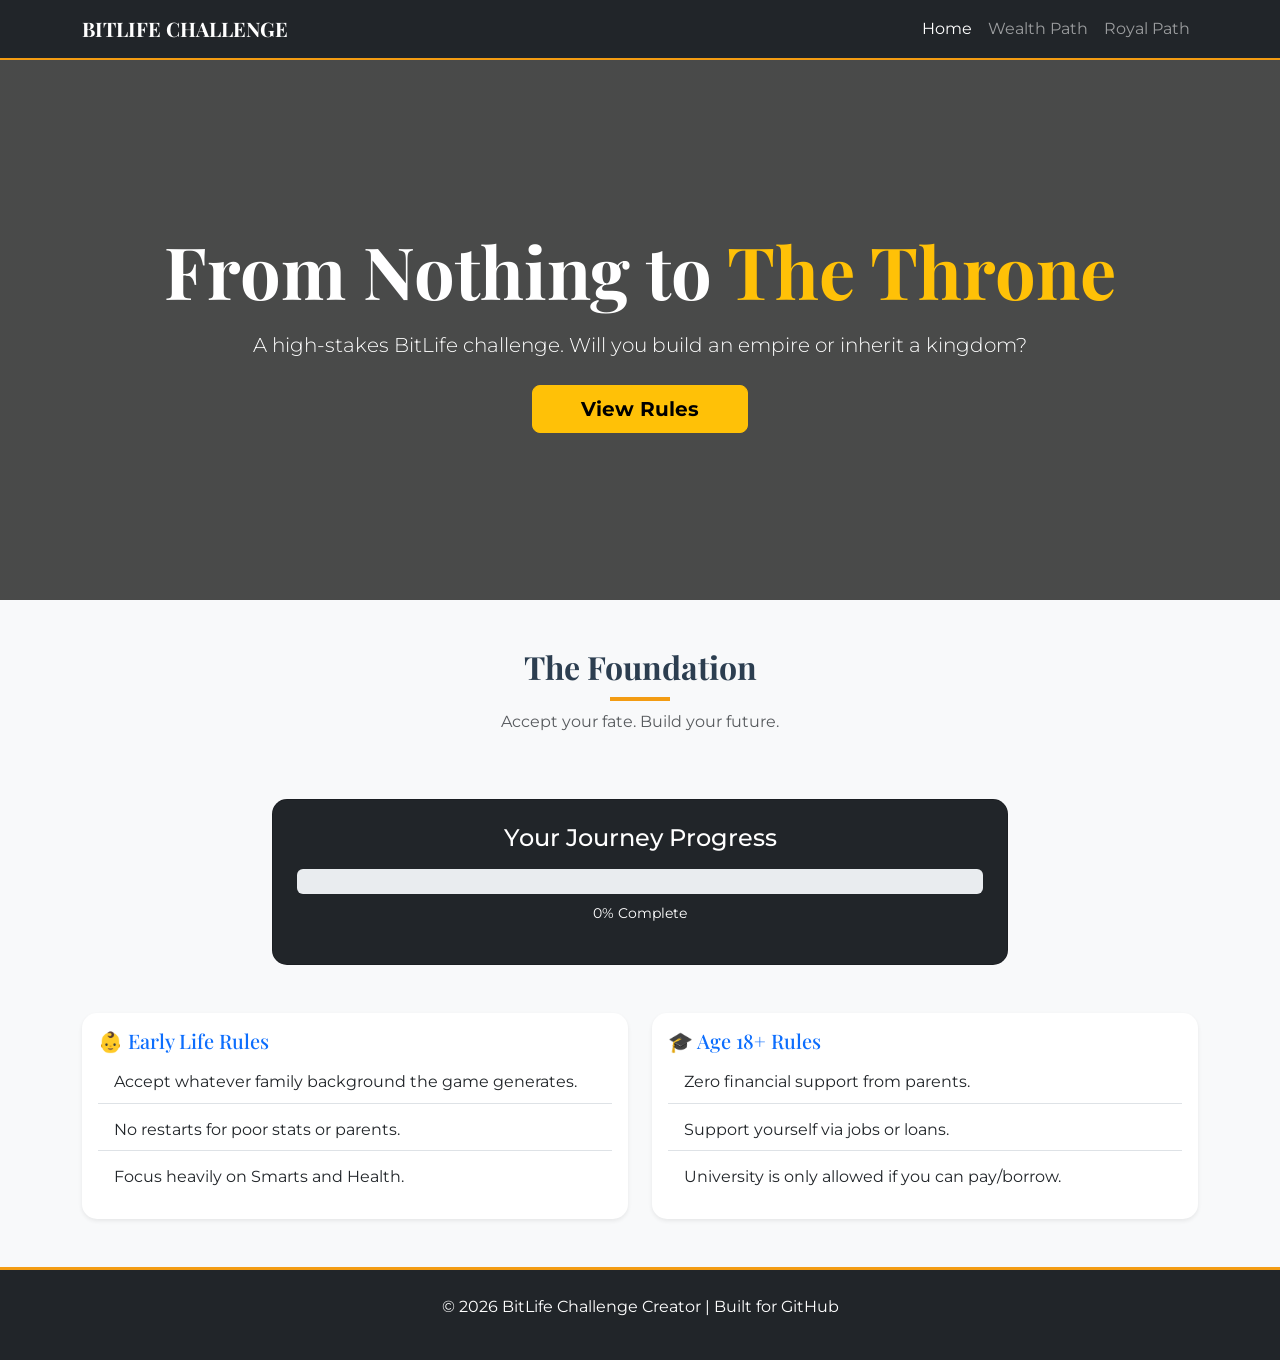
<file: index.html>
<!DOCTYPE html>
<html lang="en">
<head>
    <meta charset="UTF-8">
    <meta name="viewport" content="width=device-width, initial-scale=1.0">
    <title>BitLife Challenge | From Nothing to Throne</title>
    <link href="https://cdn.jsdelivr.net/npm/bootstrap@5.3.0/dist/css/bootstrap.min.css" rel="stylesheet">
    <link rel="stylesheet" href="style.css">
    <link href="https://fonts.googleapis.com/css2?family=Montserrat:wght@400;700&family=Playfair+Display:wght@700&display=swap" rel="stylesheet">
</head>
<body>

    <nav class="navbar navbar-expand-lg navbar-dark bg-dark sticky-top">
        <div class="container">
            <a class="navbar-brand fw-bold" href="index.html">BITLIFE CHALLENGE</a>
            <button class="navbar-toggler" type="button" data-bs-toggle="collapse" data-bs-target="#navbarNav">
                <span class="navbar-toggler-icon"></span>
            </button>
            <div class="collapse navbar-collapse" id="navbarNav">
                <ul class="navbar-nav ms-auto">
                    <li class="nav-item"><a class="nav-link active" href="index.html">Home</a></li>
                    <li class="nav-item"><a class="nav-link" href="wealth-path.html">Wealth Path</a></li>
                    <li class="nav-item"><a class="nav-link" href="royal-path.html">Royal Path</a></li>
                </ul>
            </div>
        </div>
    </nav>

    <header class="hero-section text-center text-white d-flex align-items-center">
        <div class="container">
            <h1 class="display-2 fw-bold mb-3">From Nothing to <span class="text-warning">The Throne</span></h1>
            <p class="lead mb-4">A high-stakes BitLife challenge. Will you build an empire or inherit a kingdom?</p>
            <a href="#rules" class="btn btn-warning btn-lg px-5 fw-bold">View Rules</a>
        </div>
    </header>

    <section id="rules" class="py-5 bg-light">
        <div class="container">
            <div class="row text-center mb-5">
                <div class="col">
                    <h2 class="section-title">The Foundation</h2>
                    <p class="text-muted">Accept your fate. Build your future.</p>
                </div>
            </div>
            <div class="row mb-5 justify-content-center">
                <div class="col-md-8">
                    <div class="card bg-dark text-white p-4">
                        <h4 class="text-center mb-3">Your Journey Progress</h4>
                        <div class="progress mb-2" style="height: 25px;">
                            <div id="challengeProgress" class="progress-bar progress-bar-striped progress-bar-animated bg-warning" role="progressbar" style="width: 0%"></div>
                        </div>
                        <p id="progressPercentage" class="text-center small">0% Complete</p>
                    </div>
                </div>
            </div>
            
            <div class="row g-4">
                <div class="col-md-6">
                    <div class="card h-100 shadow-sm border-0">
                        <div class="card-body">
                            <h3 class="h5 card-title text-primary">👶 Early Life Rules</h3>
                            <ul class="list-group list-group-flush">
                                <li class="list-group-item">Accept whatever family background the game generates.</li>
                                <li class="list-group-item">No restarts for poor stats or parents.</li>
                                <li class="list-group-item">Focus heavily on Smarts and Health.</li>
                            </ul>
                        </div>
                    </div>
                </div>
                <div class="col-md-6">
                    <div class="card h-100 shadow-sm border-0">
                        <div class="card-body">
                            <h3 class="h5 card-title text-primary">🎓 Age 18+ Rules</h3>
                            <ul class="list-group list-group-flush">
                                <li class="list-group-item">Zero financial support from parents.</li>
                                <li class="list-group-item">Support yourself via jobs or loans.</li>
                                <li class="list-group-item">University is only allowed if you can pay/borrow.</li>
                            </ul>
                        </div>
                    </div>
                </div>
            </div>
        </div>
    </section>

    <footer class="bg-dark text-white text-center py-4">
        <p>© 2026 BitLife Challenge Creator | Built for GitHub</p>
    </footer>

    <script src="https://cdn.jsdelivr.net/npm/bootstrap@5.3.0/dist/js/bootstrap.bundle.min.js"></script>
    <script src="rules.js"></script>
</body>
</html>
</file>
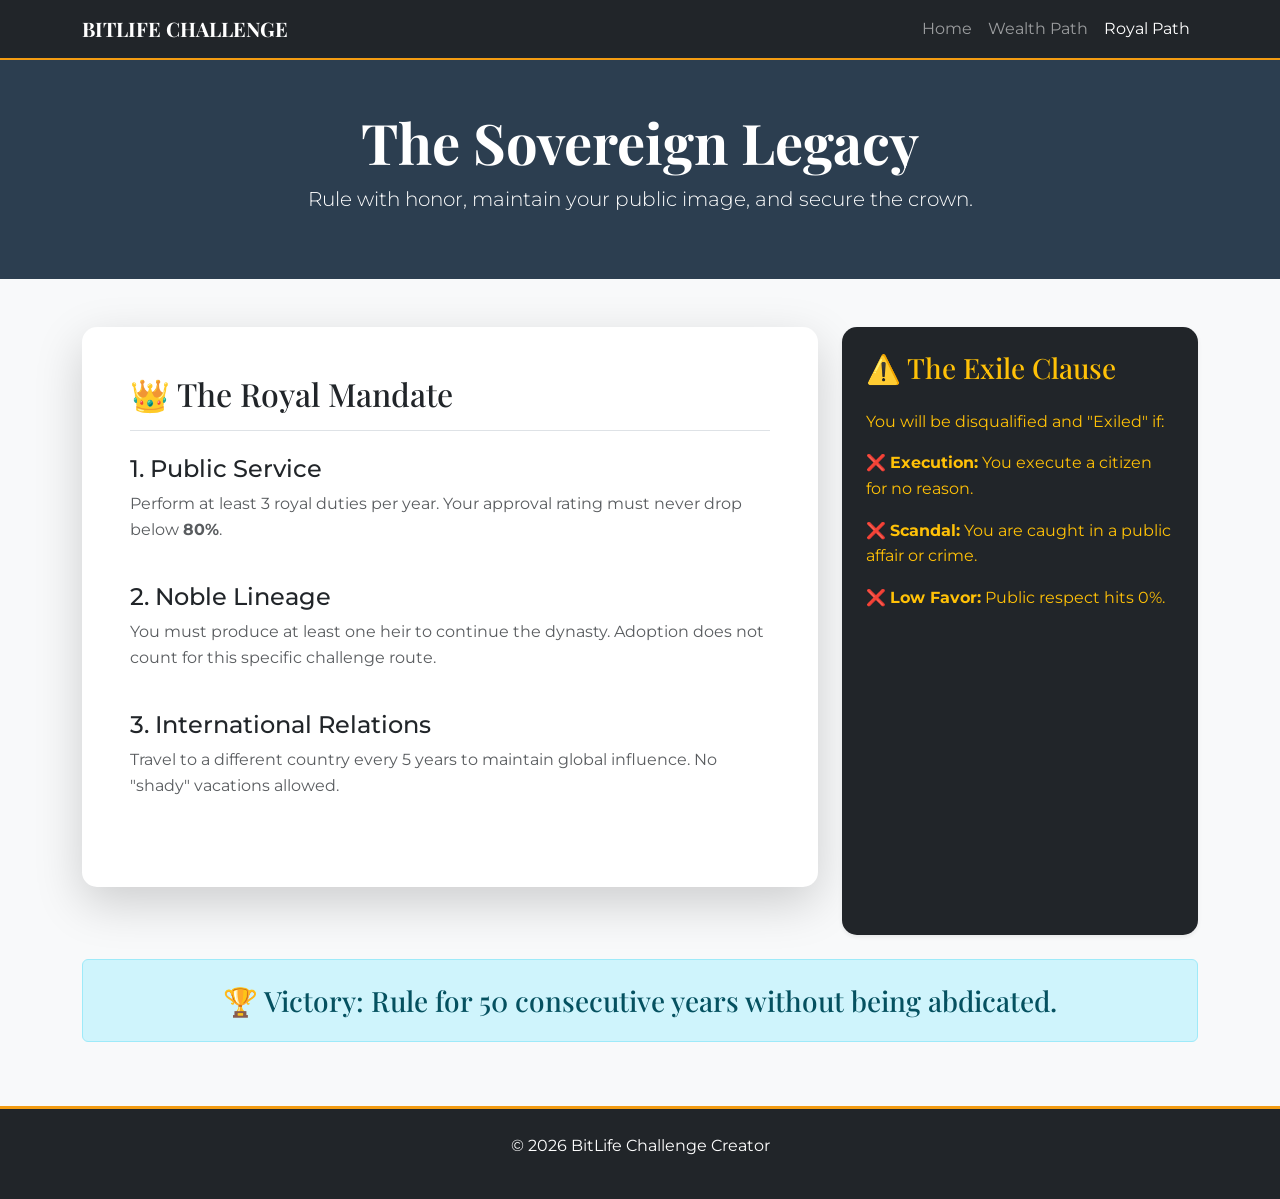
<file: royal-path.html>
<!DOCTYPE html>
<html lang="en">
<head>
    <meta charset="UTF-8">
    <meta name="viewport" content="width=device-width, initial-scale=1.0">
    <title>Royal Path | BitLife Challenge</title>
    <link href="https://cdn.jsdelivr.net/npm/bootstrap@5.3.0/dist/css/bootstrap.min.css" rel="stylesheet">
    <link rel="stylesheet" href="style.css">
    <link href="https://fonts.googleapis.com/css2?family=Montserrat:wght@400;700&family=Playfair+Display:wght@700&display=swap" rel="stylesheet">
</head>
<body class="bg-light">

    <nav class="navbar navbar-expand-lg navbar-dark bg-dark sticky-top">
        <div class="container">
            <a class="navbar-brand fw-bold" href="index.html">BITLIFE CHALLENGE</a>
            <div class="collapse navbar-collapse" id="navbarNav">
                <ul class="navbar-nav ms-auto">
                    <li class="nav-item"><a class="nav-link" href="index.html">Home</a></li>
                    <li class="nav-item"><a class="nav-link" href="wealth-path.html">Wealth Path</a></li>
                    <li class="nav-item"><a class="nav-link active" href="royal-path.html">Royal Path</a></li>
                </ul>
            </div>
        </div>
    </nav>

    <header class="py-5 royal-header text-center text-white">
        <div class="container">
            <h1 class="display-4 fw-bold serif-font">The Sovereign Legacy</h1>
            <p class="lead">Rule with honor, maintain your public image, and secure the crown.</p>
        </div>
    </header>

    <main class="container py-5">
        <div class="row g-4 justify-content-center">
            <div class="col-lg-8">
                <div class="card border-0 shadow-lg p-5 mb-5 royal-card">
                    <h2 class="h2 mb-4 border-bottom pb-3 serif-font">👑 The Royal Mandate</h2>
                    
                    <div class="mb-4">
                        <h4>1. Public Service</h4>
                        <p class="text-muted">Perform at least 3 royal duties per year. Your approval rating must never drop below <strong>80%</strong>.</p>
                    </div>

                    <div class="mb-4">
                        <h4>2. Noble Lineage</h4>
                        <p class="text-muted">You must produce at least one heir to continue the dynasty. Adoption does not count for this specific challenge route.</p>
                    </div>

                    <div class="mb-4">
                        <h4>3. International Relations</h4>
                        <p class="text-muted">Travel to a different country every 5 years to maintain global influence. No "shady" vacations allowed.</p>
                    </div>
                </div>
            </div>

            <div class="col-lg-4">
                <div class="card bg-dark text-warning border-0 shadow-sm p-4 h-100">
                    <h2 class="h3 mb-4 serif-font">⚠️ The Exile Clause</h2>
                    <p>You will be disqualified and "Exiled" if:</p>
                    <ul class="list-unstyled">
                        <li class="mb-3">❌ <strong>Execution:</strong> You execute a citizen for no reason.</li>
                        <li class="mb-3">❌ <strong>Scandal:</strong> You are caught in a public affair or crime.</li>
                        <li class="mb-3">❌ <strong>Low Favor:</strong> Public respect hits 0%.</li>
                    </ul>
                </div>
            </div>
        </div>

        <div class="row mt-4">
            <div class="col-12 text-center">
                <div class="alert alert-info py-4">
                    <h3 class="serif-font mb-0">🏆 Victory: Rule for 50 consecutive years without being abdicated.</h3>
                </div>
            </div>
        </div>
    </main>

    <footer class="bg-dark text-white text-center py-4">
        <p>© 2026 BitLife Challenge Creator</p>
    </footer>

</body>
</html>
</file>
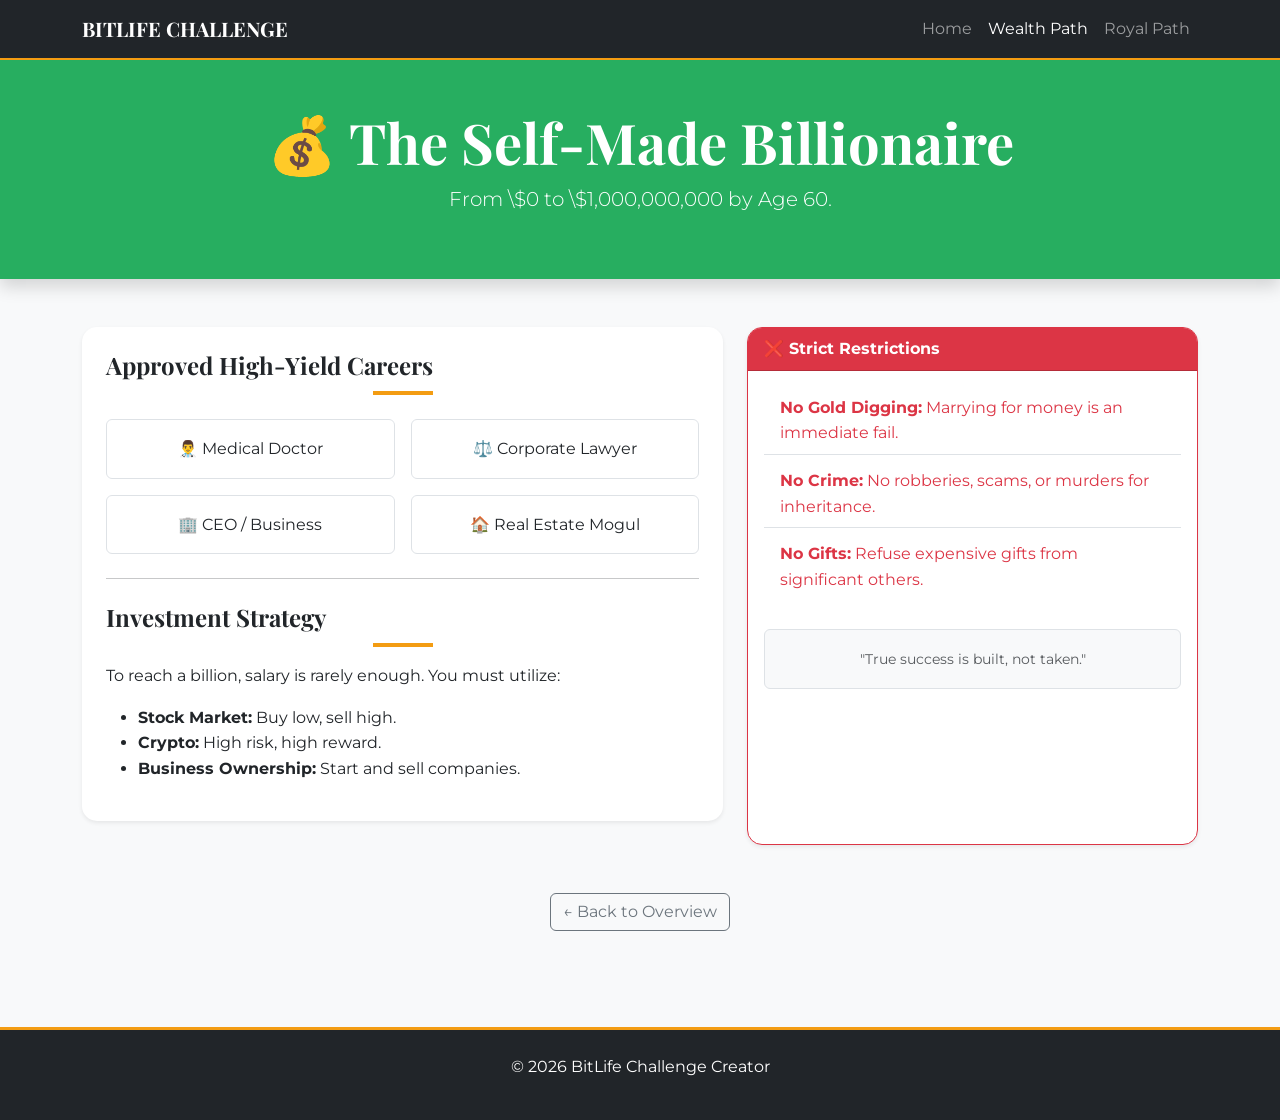
<file: wealth-path.html>
<!DOCTYPE html>
<html lang="en">
<head>
    <meta charset="UTF-8">
    <meta name="viewport" content="width=device-width, initial-scale=1.0">
    <title>The Billionaire Path | BitLife Challenge</title>
    <link href="https://cdn.jsdelivr.net/npm/bootstrap@5.3.0/dist/css/bootstrap.min.css" rel="stylesheet">
    <link rel="stylesheet" href="style.css">
    <link href="https://fonts.googleapis.com/css2?family=Montserrat:wght@400;700&family=Playfair+Display:wght@700&display=swap" rel="stylesheet">
</head>
<body class="bg-light">

    <nav class="navbar navbar-expand-lg navbar-dark bg-dark sticky-top">
        <div class="container">
            <a class="navbar-brand fw-bold" href="index.html">BITLIFE CHALLENGE</a>
            <div class="collapse navbar-collapse" id="navbarNav">
                <ul class="navbar-nav ms-auto">
                    <li class="nav-item"><a class="nav-link" href="index.html">Home</a></li>
                    <li class="nav-item"><a class="nav-link active" href="wealth-path.html">Wealth Path</a></li>
                    <li class="nav-item"><a class="nav-link" href="royal-path.html">Royal Path</a></li>
                </ul>
            </div>
        </div>
    </nav>

    <header class="wealth-header py-5 text-center shadow">
        <div class="container">
            <h1 class="display-4 fw-bold">💰 The Self-Made Billionaire</h1>
            <p class="lead">From \$0 to \$1,000,000,000 by Age 60.</p>
        </div>
    </header>

    <main class="container py-5">
        <div class="row g-4">
            <div class="col-md-7">
                <div class="card border-0 shadow-sm mb-4">
                    <div class="card-body p-4">
                        <h3 class="section-title h4 mb-4">Approved High-Yield Careers</h3>
                        <div class="row g-3">
                            <div class="col-6"><div class="p-3 border rounded text-center bg-white">👨‍⚕️ Medical Doctor</div></div>
                            <div class="col-6"><div class="p-3 border rounded text-center bg-white">⚖️ Corporate Lawyer</div></div>
                            <div class="col-6"><div class="p-3 border rounded text-center bg-white">🏢 CEO / Business</div></div>
                            <div class="col-6"><div class="p-3 border rounded text-center bg-white">🏠 Real Estate Mogul</div></div>
                        </div>
                        <hr class="my-4">
                        <h3 class="section-title h4 mb-3">Investment Strategy</h3>
                        <p>To reach a billion, salary is rarely enough. You must utilize:</p>
                        <ul>
                            <li><strong>Stock Market:</strong> Buy low, sell high.</li>
                            <li><strong>Crypto:</strong> High risk, high reward.</li>
                            <li><strong>Business Ownership:</strong> Start and sell companies.</li>
                        </ul>
                    </div>
                </div>
            </div>

            <div class="col-md-5">
                <div class="card border-danger shadow-sm h-100">
                    <div class="card-header bg-danger text-white fw-bold">❌ Strict Restrictions</div>
                    <div class="card-body">
                        <ul class="list-group list-group-flush">
                            <li class="list-group-item text-danger"><strong>No Gold Digging:</strong> Marrying for money is an immediate fail.</li>
                            <li class="list-group-item text-danger"><strong>No Crime:</strong> No robberies, scams, or murders for inheritance.</li>
                            <li class="list-group-item text-danger"><strong>No Gifts:</strong> Refuse expensive gifts from significant others.</li>
                        </ul>
                        <div class="mt-4 p-3 bg-light rounded text-center border">
                            <small class="text-muted italic">"True success is built, not taken."</small>
                        </div>
                    </div>
                </div>
            </div>
        </div>

        <div class="text-center mt-5">
            <a href="index.html" class="btn btn-outline-secondary">← Back to Overview</a>
        </div>
    </main>

    <footer class="bg-dark text-white text-center py-4 mt-5">
        <p>© 2026 BitLife Challenge Creator</p>
    </footer>

</body>
</html>
</file>
<file: style.css>
/* Custom Styles for BitLife Challenge */

:root {
    --primary-color: #2c3e50;
    --accent-color: #f39c12; /* Gold for the Throne */
    --success-color: #27ae60; /* Money Green */
    --dark-bg: #121212;
    --light-text: #f8f9fa;
}

body {
    font-family: 'Montserrat', sans-serif;
    background-color: #f4f7f6;
    color: var(--primary-color);
    line-height: 1.6;
}

h1, h2, h3, .navbar-brand {
    font-family: 'Playfair Display', serif;
}

/* Hero Section Styling */
.hero-section {
    height: 60vh;
    background: linear-gradient(rgba(0, 0, 0, 0.7), rgba(0, 0, 0, 0.7)), 
                url('https://images.unsplash.com/photo-1579621970563-ebec7560ff3e?auto=format&fit=crop&q=80&w=2071');
    background-size: cover;
    background-position: center;
}

/* Card Enhancements */
.card {
    transition: transform 0.3s ease, box-shadow 0.3s ease;
    border-radius: 15px;
    overflow: hidden;
}

.card:hover {
    transform: translateY(-10px);
    box-shadow: 0 10px 20px rgba(0,0,0,0.1) !important;
}

.section-title {
    position: relative;
    padding-bottom: 15px;
    font-weight: 700;
}

.section-title::after {
    content: '';
    position: absolute;
    bottom: 0;
    left: 50%;
    transform: translateX(-50%);
    width: 60px;
    height: 4px;
    background-color: var(--accent-color);
}

/* Navigation */
.navbar {
    border-bottom: 2px solid var(--accent-color);
}

/* Path-Specific Styles */
.wealth-header {
    background-color: var(--success-color);
    color: white;
}

.royal-header {
    background-color: var(--primary-color);
    color: var(--accent-color);
}

/* List Styling */
.list-group-item {
    background-color: transparent;
    border-left: 4px solid var(--accent-color);
    margin-bottom: 5px;
}

/* Footer */
footer {
    border-top: 3px solid var(--accent-color);
}
</file>
